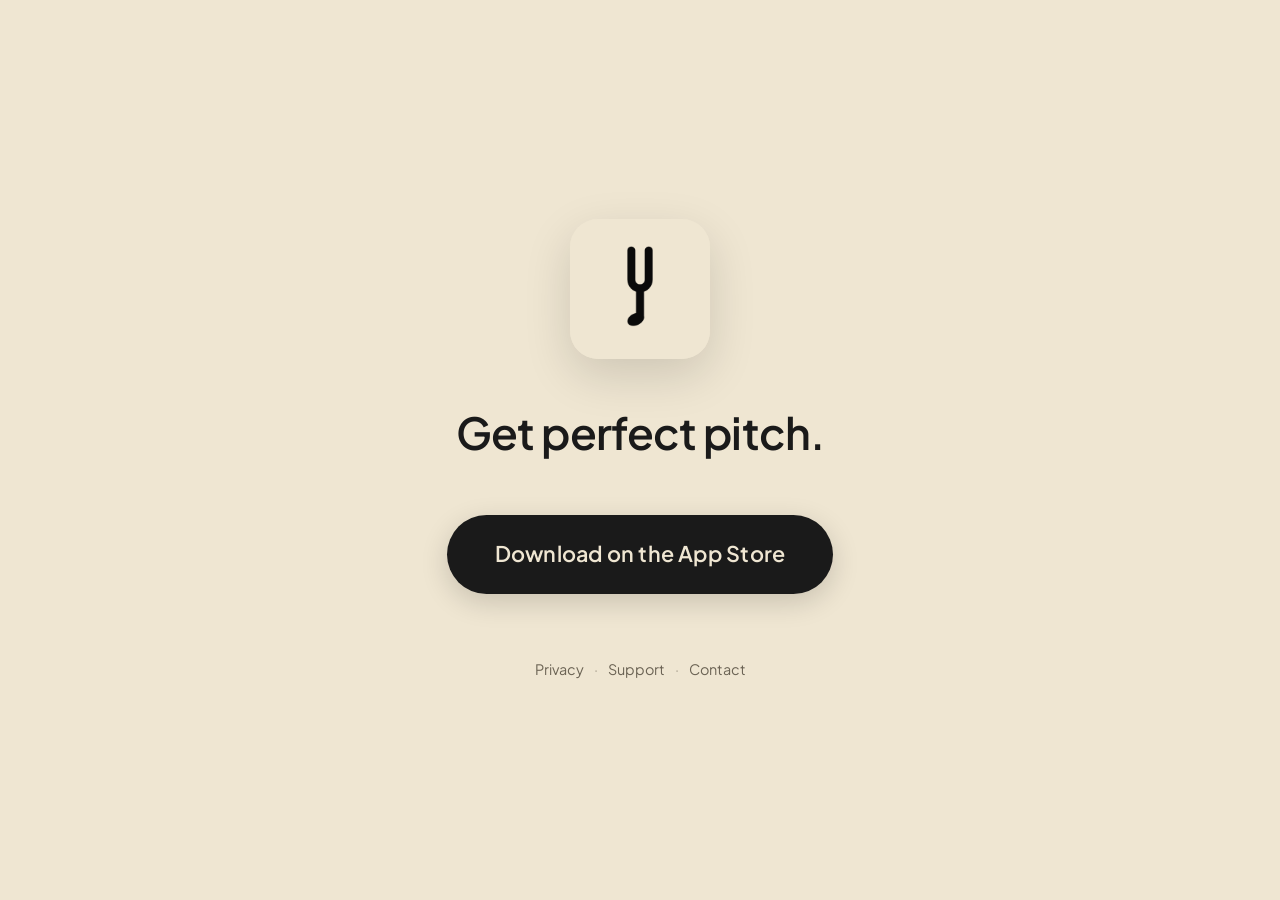
<file: index.html>
<!DOCTYPE html>
<html lang="en">
<head>
    <meta charset="UTF-8" />
    <meta name="viewport" content="width=device-width, initial-scale=1.0" />
    <title>Pitchify</title>
    <meta name="description" content="Train yourself to have perfect pitch." />
    <link rel="icon" type="image/svg+xml" href="icon.svg">
    <link rel="icon" type="image/png" sizes="32x32" href="favicon-32.png">
    <link rel="icon" type="image/png" sizes="16x16" href="favicon-16.png">
    <link rel="apple-touch-icon" sizes="180x180" href="apple-touch-icon.png">
    <meta name="theme-color" content="#EFE6D2">
    <link rel="preconnect" href="https://fonts.googleapis.com">
    <link rel="preconnect" href="https://fonts.gstatic.com" crossorigin>
    <link href="https://fonts.googleapis.com/css2?family=Plus+Jakarta+Sans:wght@400;500;600;700&display=swap" rel="stylesheet">
    <link rel="stylesheet" href="styles.css">
</head>
<body class="home">
    <main>
        <img class="icon" src="icon-192.png" alt="Pitchify" width="140" height="140">
        <p class="tagline">Get perfect pitch.</p>
        <a class="appstore" href="#">Download on the App Store</a>

        <footer class="home-footer">
            <a href="privacy.html">Privacy</a>
            <span class="dot">·</span>
            <a href="support.html">Support</a>
            <span class="dot">·</span>
            <a href="mailto:jyo@thinkur.app">Contact</a>
        </footer>
    </main>
</body>
</html>
</file>
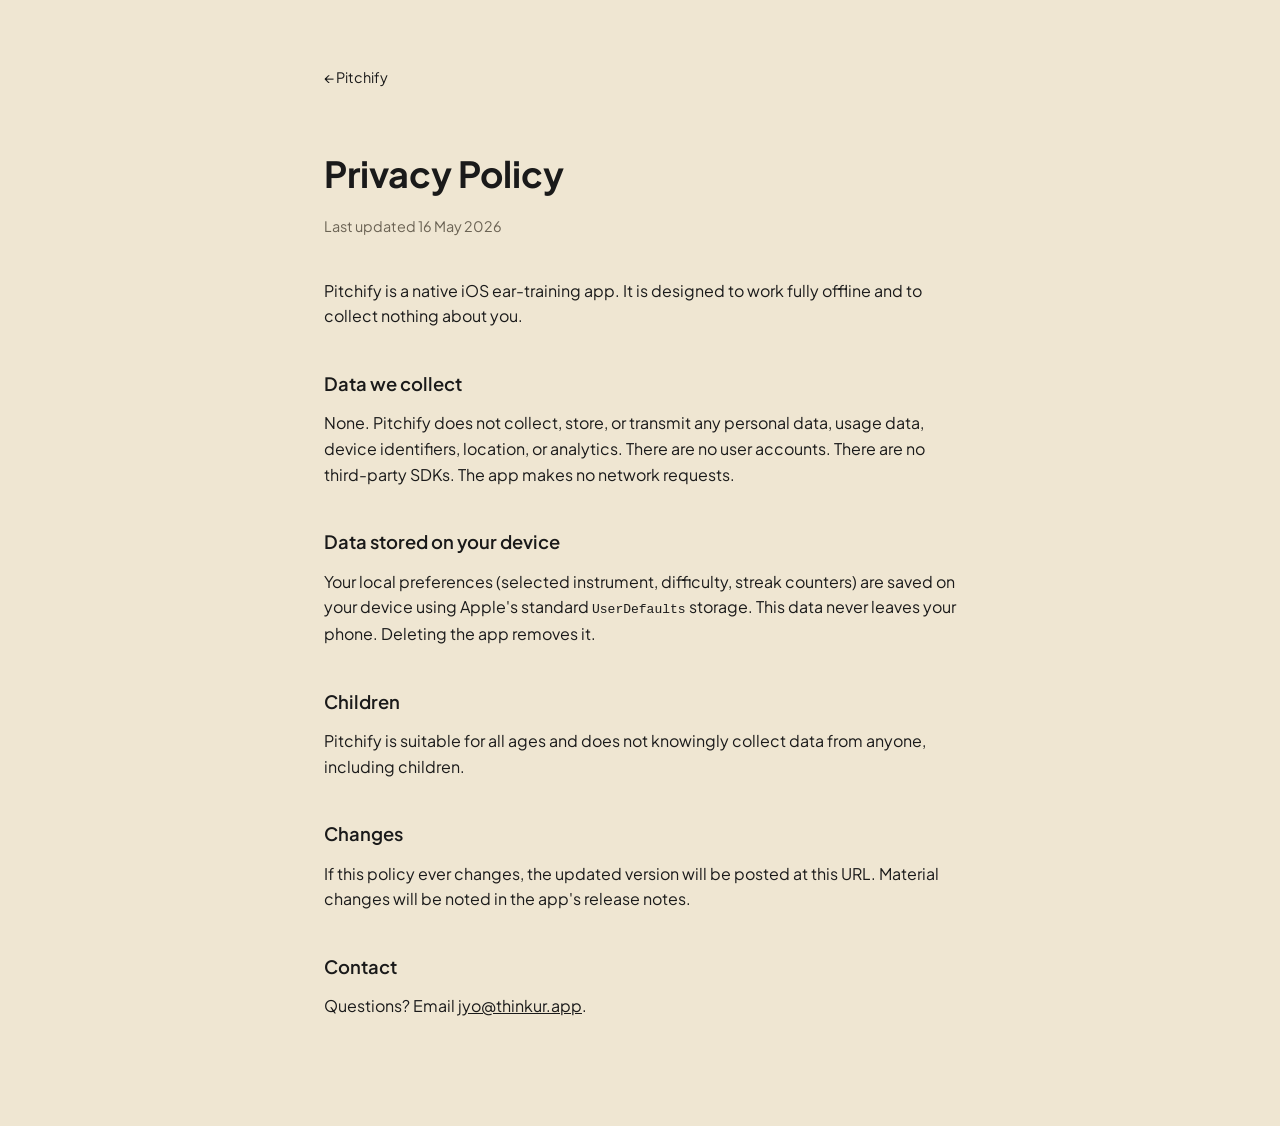
<file: privacy.html>
<!DOCTYPE html>
<html lang="en">
<head>
    <meta charset="UTF-8" />
    <meta name="viewport" content="width=device-width, initial-scale=1.0" />
    <title>Privacy Policy — Pitchify</title>
    <link rel="icon" type="image/svg+xml" href="icon.svg">
    <link rel="icon" type="image/png" sizes="32x32" href="favicon-32.png">
    <link rel="icon" type="image/png" sizes="16x16" href="favicon-16.png">
    <link rel="apple-touch-icon" sizes="180x180" href="apple-touch-icon.png">
    <meta name="theme-color" content="#EFE6D2">
    <link rel="preconnect" href="https://fonts.googleapis.com">
    <link rel="preconnect" href="https://fonts.gstatic.com" crossorigin>
    <link href="https://fonts.googleapis.com/css2?family=Plus+Jakarta+Sans:wght@400;500;600;700&display=swap" rel="stylesheet">
    <link rel="stylesheet" href="styles.css">
</head>
<body>
    <main class="page">
        <a class="back" href="index.html">&larr; Pitchify</a>
        <h1>Privacy Policy</h1>
        <p class="meta">Last updated 16 May 2026</p>

        <p>Pitchify is a native iOS ear-training app. It is designed to work fully offline and to collect nothing about you.</p>

        <h2>Data we collect</h2>
        <p>None. Pitchify does not collect, store, or transmit any personal data, usage data, device identifiers, location, or analytics. There are no user accounts. There are no third-party SDKs. The app makes no network requests.</p>

        <h2>Data stored on your device</h2>
        <p>Your local preferences (selected instrument, difficulty, streak counters) are saved on your device using Apple's standard <code>UserDefaults</code> storage. This data never leaves your phone. Deleting the app removes it.</p>

        <h2>Children</h2>
        <p>Pitchify is suitable for all ages and does not knowingly collect data from anyone, including children.</p>

        <h2>Changes</h2>
        <p>If this policy ever changes, the updated version will be posted at this URL. Material changes will be noted in the app's release notes.</p>

        <h2>Contact</h2>
        <p>Questions? Email <a href="mailto:jyo@thinkur.app">jyo@thinkur.app</a>.</p>
    </main>
</body>
</html>
</file>
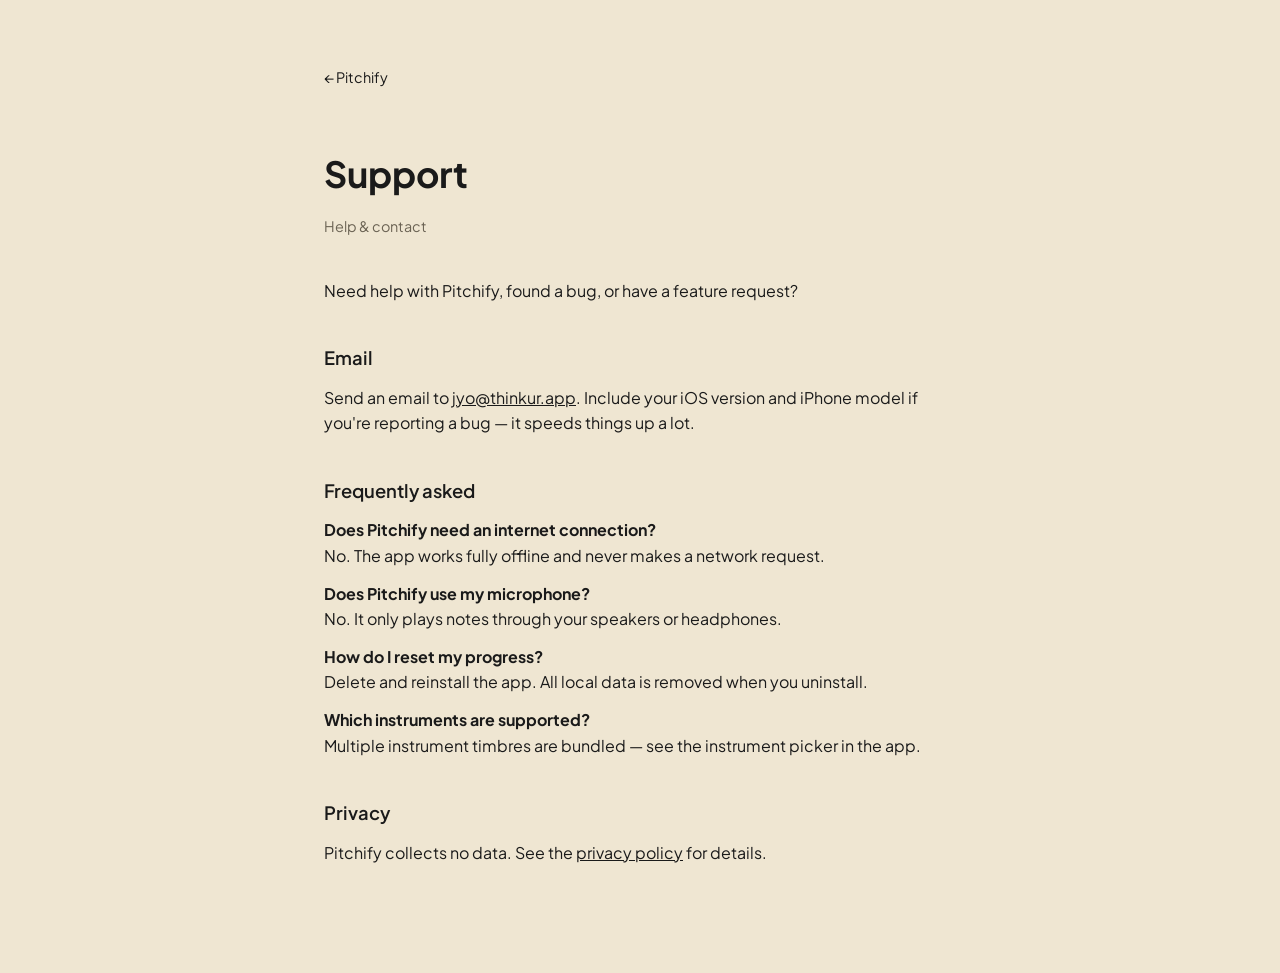
<file: support.html>
<!DOCTYPE html>
<html lang="en">
<head>
    <meta charset="UTF-8" />
    <meta name="viewport" content="width=device-width, initial-scale=1.0" />
    <title>Support — Pitchify</title>
    <link rel="icon" type="image/svg+xml" href="icon.svg">
    <link rel="icon" type="image/png" sizes="32x32" href="favicon-32.png">
    <link rel="icon" type="image/png" sizes="16x16" href="favicon-16.png">
    <link rel="apple-touch-icon" sizes="180x180" href="apple-touch-icon.png">
    <meta name="theme-color" content="#EFE6D2">
    <link rel="preconnect" href="https://fonts.googleapis.com">
    <link rel="preconnect" href="https://fonts.gstatic.com" crossorigin>
    <link href="https://fonts.googleapis.com/css2?family=Plus+Jakarta+Sans:wght@400;500;600;700&display=swap" rel="stylesheet">
    <link rel="stylesheet" href="styles.css">
</head>
<body>
    <main class="page">
        <a class="back" href="index.html">&larr; Pitchify</a>
        <h1>Support</h1>
        <p class="meta">Help &amp; contact</p>

        <p>Need help with Pitchify, found a bug, or have a feature request?</p>

        <h2>Email</h2>
        <p>Send an email to <a href="mailto:jyo@thinkur.app">jyo@thinkur.app</a>. Include your iOS version and iPhone model if you're reporting a bug — it speeds things up a lot.</p>

        <h2>Frequently asked</h2>

        <p><strong>Does Pitchify need an internet connection?</strong><br>No. The app works fully offline and never makes a network request.</p>

        <p><strong>Does Pitchify use my microphone?</strong><br>No. It only plays notes through your speakers or headphones.</p>

        <p><strong>How do I reset my progress?</strong><br>Delete and reinstall the app. All local data is removed when you uninstall.</p>

        <p><strong>Which instruments are supported?</strong><br>Multiple instrument timbres are bundled — see the instrument picker in the app.</p>

        <h2>Privacy</h2>
        <p>Pitchify collects no data. See the <a href="privacy.html">privacy policy</a> for details.</p>
    </main>
</body>
</html>
</file>
<file: styles.css>
:root {
    --bg: #EFE6D2;
    --ink: #1a1a1a;
    --muted: #6b6354;
    --line: rgba(26, 26, 26, 0.12);
}

* { box-sizing: border-box; }

html, body {
    margin: 0;
    padding: 0;
    background: var(--bg);
    color: var(--ink);
    font-family: "Plus Jakarta Sans", -apple-system, BlinkMacSystemFont, system-ui, sans-serif;
    line-height: 1.6;
    -webkit-font-smoothing: antialiased;
    -moz-osx-font-smoothing: grayscale;
}

/* --- Home --- */

body.home {
    min-height: 100vh;
    min-height: 100dvh;
    display: flex;
    align-items: center;
    justify-content: center;
    padding: 2rem 1.5rem;
}

body.home main {
    text-align: center;
    max-width: 720px;
    width: 100%;
}

.icon {
    border-radius: 28px;
    box-shadow: 0 16px 48px rgba(0, 0, 0, 0.14);
    margin-bottom: 2.5rem;
}

.tagline {
    font-size: clamp(1.75rem, 5vw, 2.75rem);
    font-weight: 600;
    letter-spacing: -0.02em;
    line-height: 1.2;
    margin: 0 0 3.5rem;
    color: var(--ink);
}

.appstore {
    display: inline-block;
    background: var(--ink);
    color: var(--bg);
    padding: 1.4rem 3rem;
    border-radius: 999px;
    font-weight: 600;
    text-decoration: none;
    font-size: clamp(1.05rem, 2.5vw, 1.35rem);
    letter-spacing: 0.01em;
    transition: transform 0.15s ease, box-shadow 0.15s ease;
    box-shadow: 0 8px 28px rgba(0, 0, 0, 0.16);
}

.appstore:hover {
    transform: translateY(-2px);
    box-shadow: 0 12px 36px rgba(0, 0, 0, 0.22);
}

.home-footer {
    margin-top: 4rem;
    font-size: 0.9rem;
    color: var(--muted);
}

.home-footer a {
    color: var(--muted);
    text-decoration: none;
    border-bottom: 1px solid transparent;
    transition: color 0.15s ease, border-color 0.15s ease;
}

.home-footer a:hover {
    color: var(--ink);
    border-bottom-color: var(--ink);
}

.dot { margin: 0 0.5rem; opacity: 0.5; }

/* --- Inner pages (privacy, support) --- */

main.page {
    max-width: 680px;
    margin: 0 auto;
    padding: 4rem 1.5rem 6rem;
}

.page h1 {
    font-size: 2.25rem;
    margin-bottom: 0.25rem;
}

.page .meta {
    color: var(--muted);
    font-size: 0.9rem;
    margin-bottom: 2.5rem;
}

.page h2 {
    font-size: 1.15rem;
    font-weight: 600;
    margin: 2.5rem 0 0.5rem;
}

.page p { margin: 0.75rem 0; }
.page a { color: var(--ink); }

.back {
    display: inline-block;
    margin-bottom: 2rem;
    color: var(--muted);
    text-decoration: none;
    font-size: 0.9rem;
}

.back:hover { color: var(--ink); }
</file>
